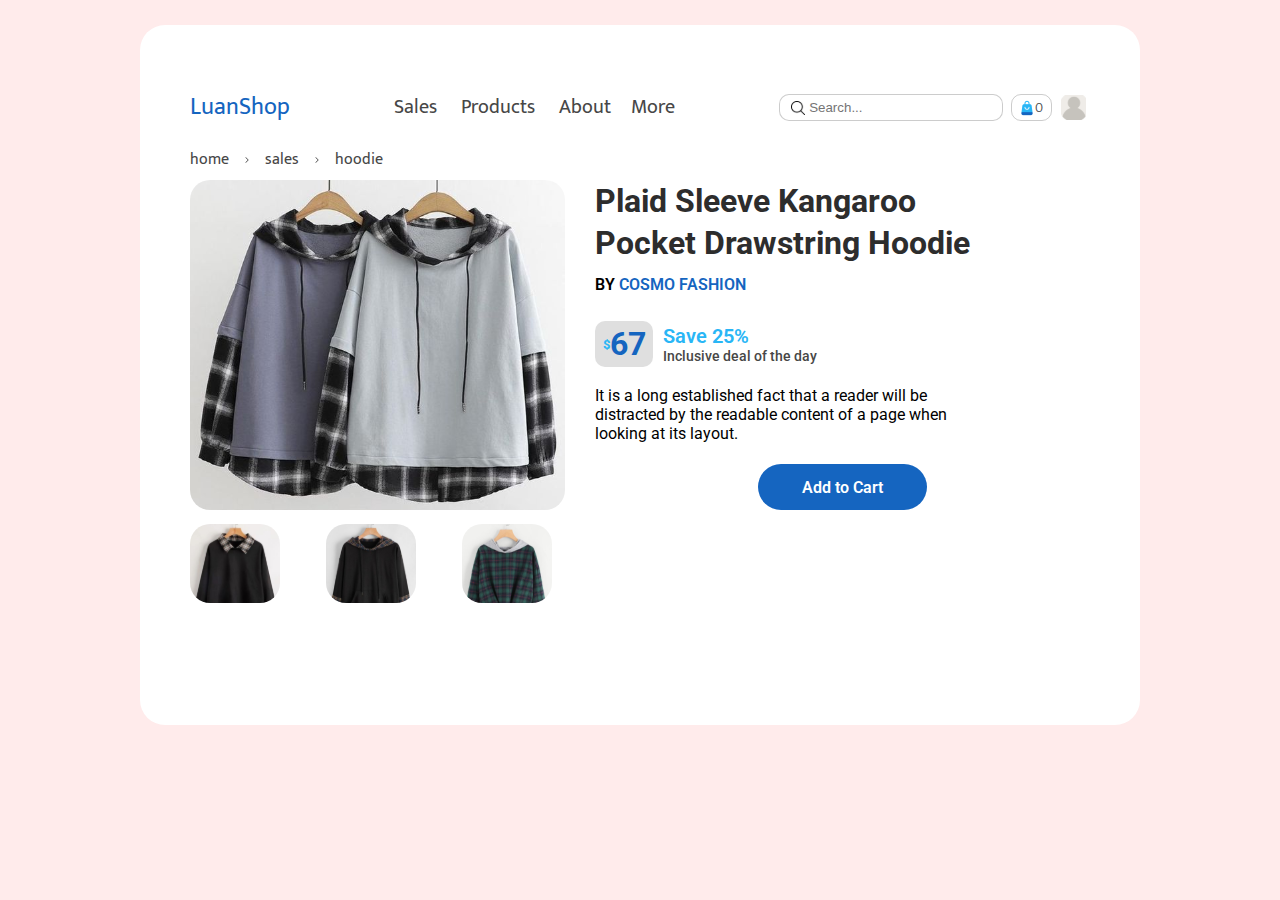
<file: clothesShop/index.html>
<!DOCTYPE html>
<html lang="en">
  <head>
    <meta charset="UTF-8" />
    <meta http-equiv="X-UA-Compatible" content="IE=edge" />
    <meta name="viewport" content="width=device-width, initial-scale=1.0" />
    <title>Document</title>
    <link rel="stylesheet" href="main.css" />
    <link
      rel="stylesheet"
      href="https://fonts.googleapis.com/css?family=Tangerine|Mukta|Roboto"
    />
  </head>
  <body>
    <div class="wrapper">
      <div class="container">
        <header>
          <div class="logo">LuanShop</div>
          <ul class="menu">
            <span><a href="#">Sales</a> </span
            ><span><a href="#">Products</a> </span
            ><span><a href="#">About</a></span
            ><span><a href="#">More</a> </span>
          </ul>
          <div class="flex-cart">
            <input type="text" class="search" placeholder="Search..." />

            <div class="cart">
              <img
                class="logo-cart"
                src="../assets/shopping-bag (1) 1 (1).svg"
                alt=""
              />
              <div class="count-cart">0</div>
            </div>
            <img class="logo-profile" src="../assets/user 1.svg" alt="" />
          </div>
        </header>
        <ul class="breadcrum">
          <span>home</span>
          <span><img src="../assets/down-arrow 2.svg" alt="" /></span>
          <span>sales</span>
          <span><img src="../assets/down-arrow 2.svg" alt="" /></span>
          <span>hoodie</span>
        </ul>
        <section class="product-section">
          <div class="product-image">
            <img src="../assets/main-clothes.svg" alt="" />
            <div class="footer-image">
              <img src="../assets/sub-clothes(1).svg" alt="" />
              <img src="../assets/sub-clothes(2).svg" alt="" />
              <img src="../assets/sub-clothes(3).svg" alt="" />
            </div>
          </div>
          <div class="product-detail">
            <div class="product-name">
              Plaid Sleeve Kangaroo Pocket Drawstring Hoodie
            </div>
            <div class="by">by <span>Cosmo Fashion</span></div>
            <div class="price-and-discount-section">
              <div class="price"> <span><sup>$</sup><span class="pr">67</span></span></div>
              <div class="discount">
                <div class="percent">Save 25%</div>
                <div class="text">Inclusive deal of the day</div>
              </div>
            </div>
            <div class="description">
              It is a long established fact that a reader will be distracted by
              the readable content of a page when looking at its layout.
            </div>
            <button>Add to Cart</button>
          </div>
        </section>
      </div>
    </div>
  </body>
</html>
</file>
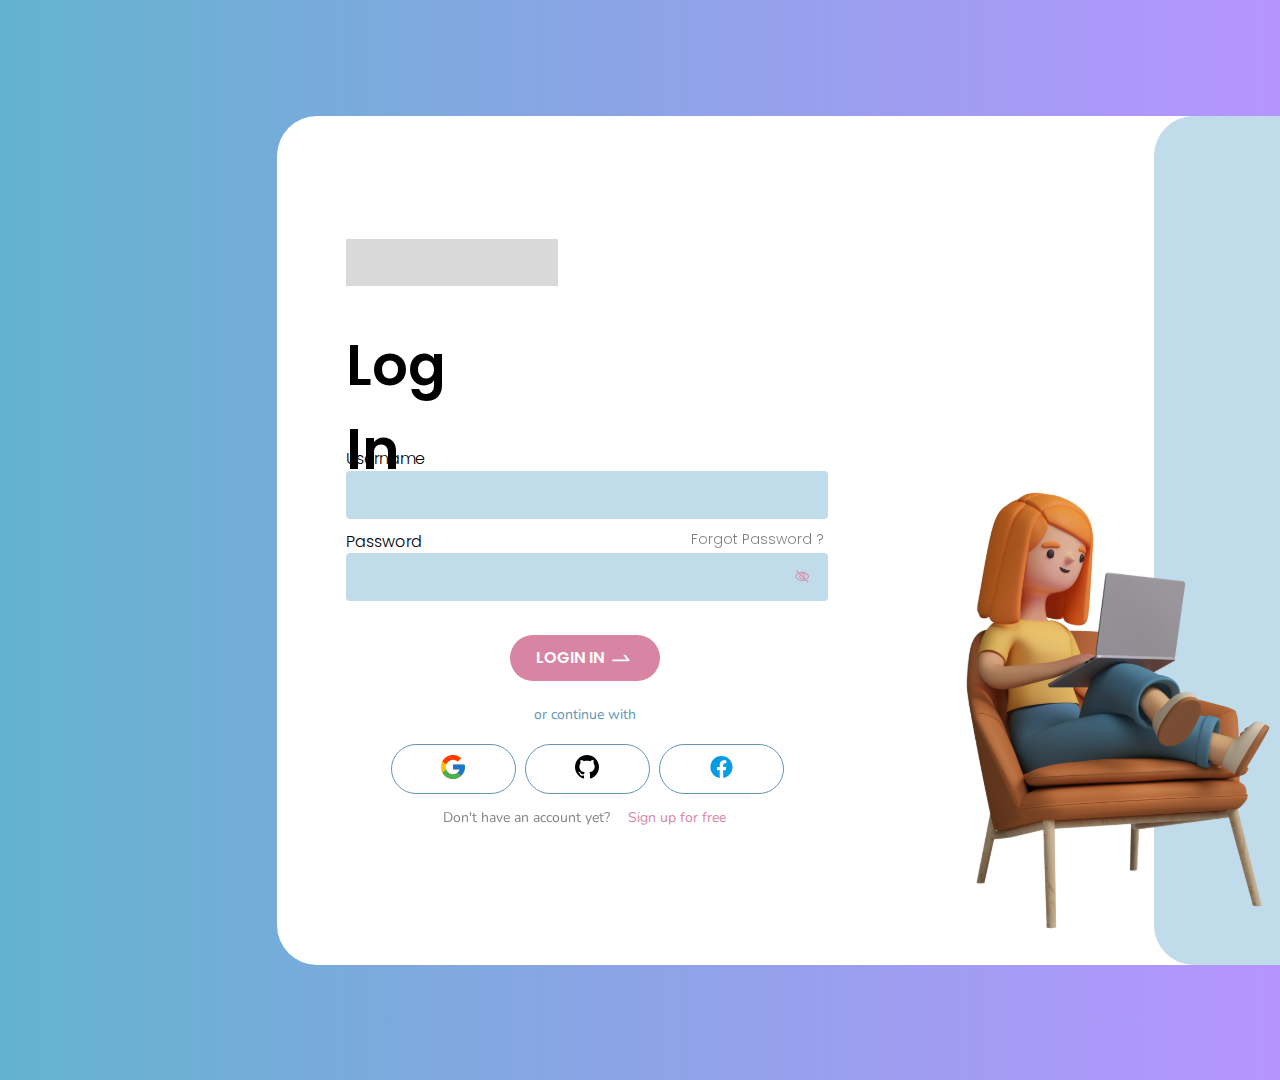
<file: login/login.html>
<!DOCTYPE html>
<html lang="en">
  <head>
    <meta charset="UTF-8" />
    <meta http-equiv="X-UA-Compatible" content="IE=edge" />
    <meta name="viewport" content="width=device-width, initial-scale=1.0" />
    <title>Document</title>
    <link rel="stylesheet" href="login.css" />
    <link
      rel="stylesheet"
      href="https://fonts.googleapis.com/css?family=Tangerine|Poppins|Nunito"
    />
  </head>
  <body>
    <div class="container">
      <div class="wrapper">
        <div class="login">
          <div class="login-flex">
            <div class="logo"></div>
            <h1 class="text-login">Log In</h1>
            <form id="login_form" action="" onsubmit="return login()">
              <div class="input-group">
                <label for="user-name">Username</label>
                <input id="user-name" type="text" name="user-name"/>
              </div>
              <div class="input-group">
                <div class="label-group">
                  <label for="password">Password</label>
                  <label for="" class="forgot-password">Forgot Password ?</label>
                </div>
                <span class="input-password">
                  <input  type="password" id="ip-password" name="password"/>
                  <button onclick="showAndHidePassword()" type="button">
                    <img src="../assets/clarity_eye-hide-line.svg" alt="">
                  </button>
                </span>
              </div>
              <button type="submit" >
                <span>
                    login in
                </span>
                <img src="../assets/design_swap-left-outlined.svg" alt="">
            </button>

                <a href="" class="ctn-with">or continue with</a>

              <div class="social-login">
                <button class="icon-google" type="button">
                  <img src="../assets/Google.svg" alt="" />
                </button>
                <button class="icon-github">
                  <img src="../assets/Github.svg" alt="" />
                </button>
                <button class="icon-facebook">
                  <img src="../assets/Facebook.svg" alt="" />
                </button>
              </div>
              <div class="footer-login">
                <p href="">Don't have an account yet?</p>
                <a href="">Sign up for free</a>
              </div>
            </form>
          </div>
          <img class="img" src="../assets/Character-working-laptop-sitting-chair.svg" alt="" />
          <img class="img"  src="../assets/cactus.svg" alt="" />
        </div>
        <div class="right-block"></div>
      </div>
    </div>
    <script src="login.js"></script>
  </body>
</html>
</file>
<file: clothesShop/main.css>
body{
    margin:  0;
    padding:  0;
    box-sizing: border-box;
    background-color: #FFEBEB;
}
.wrapper{
    display: flex;
    justify-content: center;
    align-items: center;
    width: 100%;
    height: 750px;
}

.container{
    width: 900px;
    height: 600px;
    background-color: #FFFFFF;
    border-radius: 25px;
    padding: 50px;
}

header{
    display: flex;
    justify-content: space-between;
    align-items: center;
    font-family: 'Mukta';
}

.logo{
    width: 104px;
    height: 40px;
    font-size: 24px;
    color: #1565C0;
    line-height: 39.89px;
}

.menu span a{
    text-decoration: none;
    font-size: 20px;
    font-weight: 400;
    line-height: 33.24px;
    color: #474747;
    text-align: left;
    padding: 10px;
}

.menu{
    padding: 0;
}

.flex-cart{
    display: flex;
    align-items: center;
    justify-content: space-around;
    width: 35%;
}

.search{
    width: 183px;
    height: 25px;
    border-radius: 10px;
    border: 1px solid rgba(0, 0, 0, 0.2);
    background-image: url(../assets/search-interface-symbol\ 1.svg);
    background-repeat: no-repeat;
    background-position: 5%;
    padding: 0 10px 0 29px;
}

.cart{
    width: 39px;
    height: 25px;
    border: 1px solid rgba(0, 0, 0, 0.2);
    border-radius: 10px;
    display: flex;
    align-items: center;
    justify-content: center;
}

.count-cart{
    color: #474747;
    font-weight: 300;
    font-size: 14px;
    height: 23px;
    width: 9px;
    line-height: 23.27px;
}

.breadcrum span{
    font-family: 'Mukta';
    width: 32px;
    height: 20px;
    font-weight: 400;
    color: #474747;
    line-height: 19.94px;
    margin-right: 10px;
}

.breadcrum{
    margin: 10px 0px;
    padding: 0;
}

.product-section{
    display: flex;
    justify-content: space-between;
    align-items: start;
}

.product-image img{
    border-radius: 20px;
}

.product-detail{
    width: 55%;
}

.footer-image{
    margin: 10px 0px 0px 0px;
}

.footer-image img{
    margin-right: 42px;
}

.product-name{
    width: 405px;
    height: 84px;
    font-family: 'Roboto';
    font-weight: 700;
    font-size: 32px;
    line-height: 42px;
    color: #2D2D2D;
}

.by{
    width: 153px;
    height: 42px;
    font-family: 'Roboto';
    font-weight: 600;
    font-size: 16px;
    line-height: 42px;
    text-transform: uppercase;
}

.by span{
    color: #1565C0;
}
.price{
    text-align: center;
    width: 58px;
    height: 46px;
    border-radius: 10px;
    background-color: #DFDFDF;
}

.price span{
    line-height: 46px;
}

.price span sup{
    width: 10px;
    height: 19px;
    font-family: 'Roboto';
    font-weight: 700;
    line-height: 18.75px;
    color: #29B6F6;
}

.pr{
    width: 37px;
    height: 38px;
    font-family: 'Roboto';
    font-weight: 700;
    font-size: 32px;
    line-height: 37.5px;
    color: #1565C0;
}

.price-and-discount-section{
    display: flex;
    justify-content: flex-start;
    align-items: center;
    gap: 10px;
    margin-top: 15px;
    margin-bottom: 20px;
}

.discount .percent{
    font-weight: 600;
    font-size: 20px;
    font-family: 'Roboto';
    color: #29B6F6;
}

.discount .text{
    font-weight: 500;
    font-size: 14px;
    font-family: 'Roboto';
    color: #474747;
}

.description{
    width: 393px;
    height: 52px;
    font-family: 'Roboto';
    font-size: 16px;
    color: #000000;
    line-height: 18.75px;
    margin-top: 15px;
    margin-bottom: 25px;
}

button{
    display: block;
    margin: 0 auto;
    border: none;
    width: 169px;
    height: 46px;
    border-radius: 46px;
    background-color: #1565C0;
    color: white;
    font-weight: 600;
    font-size: 16px;
    font-family: 'Roboto';
}
</file>
<file: login/login.css>
body{
    box-sizing: border-box;
    padding: 0;
    margin: 0;
}

.container{
    width: 1920px;
    height: 1080px;
    background-image: linear-gradient(to right,rgba(0, 131, 176, 0.61)
    ,rgba(140, 86, 255, 0.63)66.67%);
    display: flex;
    justify-content: center;
    align-items: center;
}

.wrapper{
    width: 1366px;
    height: 849px;
    background-color: #FFFFFF;
    border-radius: 40px;
    position: relative;
    display: flex;
    justify-content: center;
}

.right-block{
    position: absolute;
    right: 0;
    top: 0;
    width: 489px;
    height: 849px;
    background-color: #C0DBEA;
    border-radius: 40px;
}

.logo{
    width: 212px;
    height: 47px;
    background-color: #D9D9D9;
}

.login{
    display: flex;
    justify-content: space-around;
    align-items: center;
}

.img{
    align-self: end;
    z-index: 99;
}

.text-login{
    width: 166px;
    height: 84px;
    font-family: 'Poppins', serif;
    font-size: 56px;
    line-height: 84px;
    font-weight: 600;
}

.input-group input{
    width: 100%;
    height: 46px;
    border-radius: 4px;
    background-color: #C0DBEA;
    margin-bottom: 10px;
    border: none;
}
.label-group{
    display: flex;
    justify-content: space-between;
    align-items: center;
}

.label-group .forgot-password{
    font-size: 14px;
    opacity: 0.5;
}
.input-password{
    position: relative;
}
.input-password button{
    outline: none;
    border: none;
    background-color: #C0DBEA;
    position: absolute;
    width: 32.42px;
    height: 27.22px;    /* left: 50%; */
    right: 2%;
    top: 65%;
    transform: translateY(-50%);
    cursor: pointer;
}

.input-group label{
   height: 24px;
   font-family: 'Poppins',serif;
   font-weight: 300;
   font-size: 16px;
}

button[type='submit']{
    text-align: center;
    border-radius: 23px;
    width: 150px;
    height: 46px;
    background-color: #D885A3;
    color: white;
    font-weight: 600;
    font-size: 16px;
    display: flex;
    justify-content: center;
    align-items: center;
    gap: 5px;
    text-transform: uppercase;
    font-family: 'Poppins',serif;
    margin: 0 auto;
    margin-top: 24px;
    margin-bottom: 24px;
    border: none;
    cursor: pointer;
}

.ctn-with{
   text-align: center;
   display: block;
   text-decoration: none;
   font-size: 14px;
   font-family: 'Nunito',serif;
   font-weight: 400;
   color: #6096B4;
   line-height: 19.1px;
   height: 19px;
   margin-bottom: 20px;
}

.login-flex{
    width: 478px;
}

.social-login button{
    width: 125px;
    height: 50px;
    border-radius: 40px;
    background-color: white;
    border: thin solid #6096B4;
    margin-left: 5px;
    cursor: pointer;
}

.social-login button:hover{
    background-color: #99d4f3;
}

.social-login{
    text-align: center;
}

.footer-login{
    display: flex;
    align-items: center;
    justify-content: center;
    font-family: 'Nunito',serif;
}

.footer-login p{
    font-weight: 400;
    font-size: 14px;
    color: #000000;
    width: 185px;
    height: 19px;
    opacity: 0.5;
}

.footer-login a{
    text-decoration: none;
    height: 19px;
    font-size: 14px;
    font-weight: 400;
    color: #D885A3;
}
</file>
